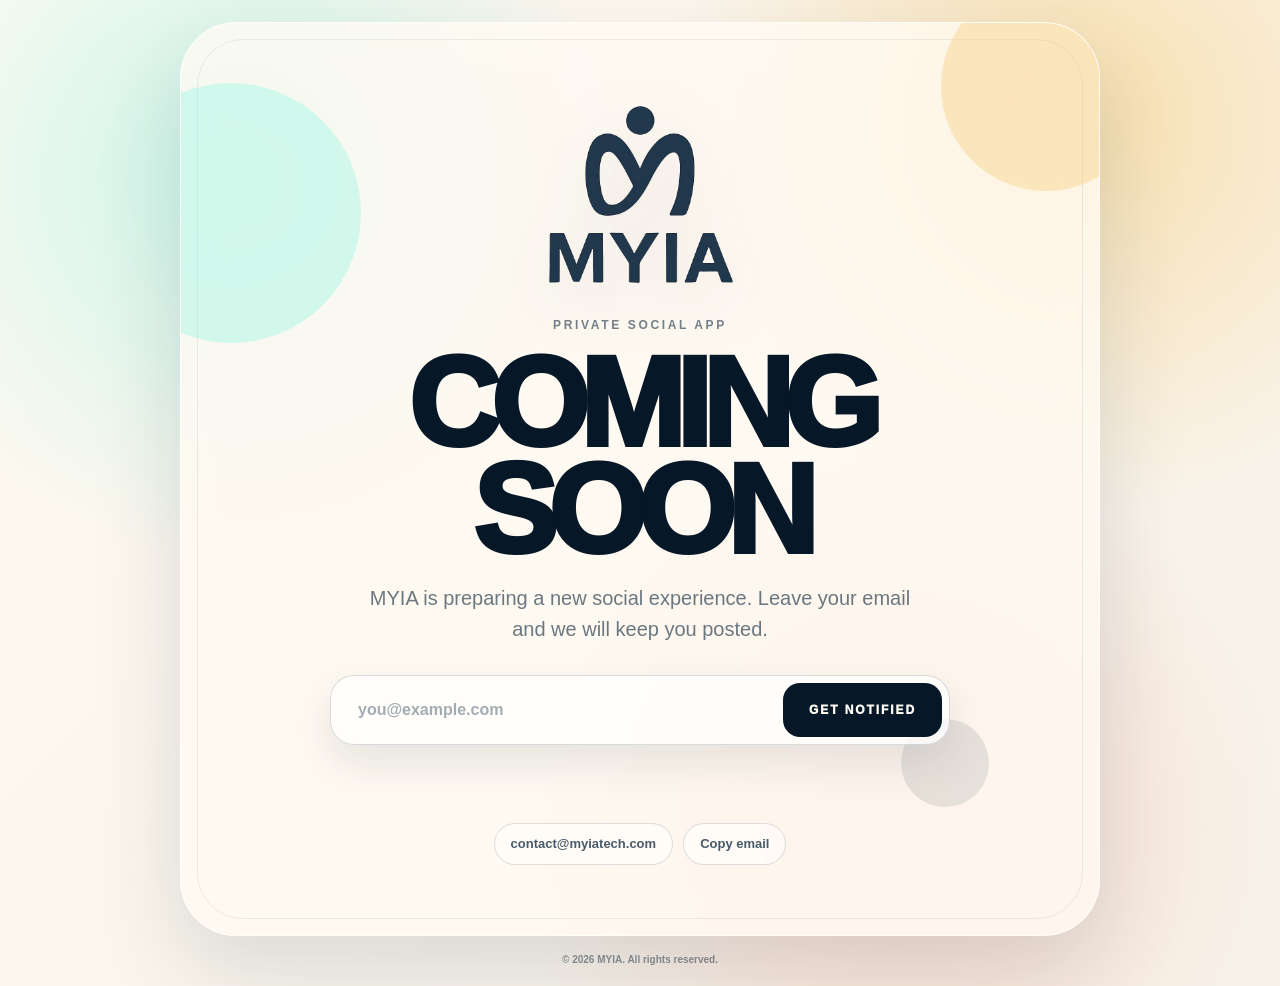
<file: index.html>
<!doctype html>
<html lang="en">
  <head>
    <meta charset="utf-8" />
    <meta name="viewport" content="width=device-width, initial-scale=1" />
    <meta name="color-scheme" content="light" />

    <title>Coming Soon</title>
    <meta name="robots" content="index,follow" />
    <link rel="canonical" href="https://myiatech.com/" />
    <meta
      name="description"
      content="MYIA is coming soon. Leave your email to get notified when we share updates."
    />

    <meta property="og:title" content="MYIA | Coming Soon" />
    <meta property="og:description" content="MYIA is coming soon. Join the early list." />
    <meta property="og:url" content="https://myiatech.com/" />
    <meta property="og:type" content="website" />
    <meta property="og:locale" content="en_US" />

    <meta name="twitter:card" content="summary" />
    <meta name="twitter:title" content="MYIA | Coming Soon" />
    <meta name="twitter:description" content="MYIA is coming soon. Join the early list." />

    <link rel="icon" href="/favicon-32.png?v=9" sizes="32x32" type="image/png" />
    <link rel="icon" href="/favicon-16.png?v=9" sizes="16x16" type="image/png" />
    <link rel="apple-touch-icon" href="/apple-touch-icon.png?v=9" sizes="180x180" />
    <link rel="manifest" href="/site.webmanifest" />
    <link rel="stylesheet" href="/styles.css" />

    <script type="application/ld+json">
      {
        "@context": "https://schema.org",
        "@type": "Organization",
        "name": "MYIA Tech",
        "url": "https://myiatech.com/",
        "email": "contact@myiatech.com"
      }
    </script>
  </head>
  <body>
    <main class="wrap">
      <section class="coming" aria-label="MYIA coming soon">
        <div class="shape shape--mint" aria-hidden="true"></div>
        <div class="shape shape--gold" aria-hidden="true"></div>
        <div class="shape shape--navy" aria-hidden="true"></div>

        <img class="logo" src="/myia-logo-transparent.png" alt="MYIA" width="220" height="213" />

        <p class="kicker">Private social app</p>
        <h1 class="headline">Coming soon</h1>
        <p class="subhead">
          MYIA is preparing a new social experience. Leave your email and we will keep you posted.
        </p>

        <div class="notify" id="notify">
          <form
            class="form"
            name="notify"
            method="POST"
            action="https://formspree.io/f/mjgewren"
            novalidate
          >
            <input
              type="hidden"
              name="message"
              value="I'd like to be notified when you have news about the MYIA project."
            />
            <input class="honeypot" type="text" name="_gotcha" tabindex="-1" autocomplete="off" />

            <label class="sr-only" for="email">Email</label>
            <div class="form__row">
              <input
                id="email"
                name="email"
                class="form__input"
                type="email"
                autocomplete="email"
                placeholder="you@example.com"
                inputmode="email"
                aria-describedby="email-msg"
                required
              />
              <button class="form__btn" type="submit">Get notified</button>
            </div>
            <p class="fieldMsg" id="email-msg" aria-live="polite"></p>
            <p class="form__status" role="status" aria-live="polite"></p>
          </form>
        </div>

        <div class="contact">
          <a href="mailto:contact@myiatech.com?subject=MYIA%20Tech%20-%20Hello">contact@myiatech.com</a>
          <button type="button" data-copy="contact@myiatech.com">Copy email</button>
        </div>
      </section>

      <footer class="footer">
        <small>© <span id="year"></span> MYIA. All rights reserved.</small>
      </footer>
    </main>

    <script src="/script.js" defer></script>
  </body>
</html>
</file>
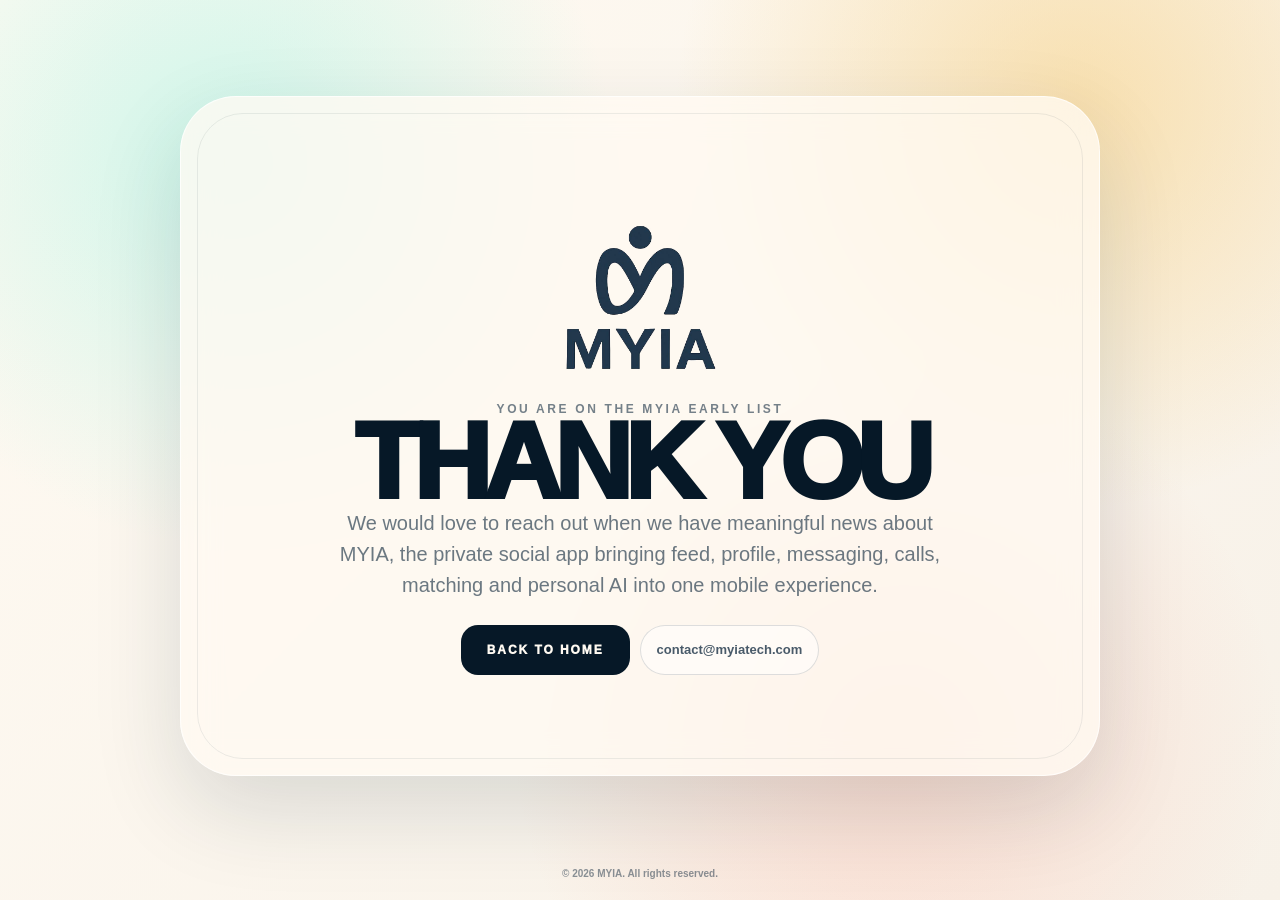
<file: thanks/index.html>
<!doctype html>
<html lang="en">
  <head>
    <meta charset="utf-8" />
    <meta name="viewport" content="width=device-width, initial-scale=1" />
    <meta name="color-scheme" content="light" />
    <title>Thank You</title>
    <meta name="robots" content="noindex" />
    <link rel="canonical" href="https://myiatech.com/thanks/" />
    <link rel="icon" href="/favicon-32.png?v=9" sizes="32x32" type="image/png" />
    <link rel="icon" href="/favicon-16.png?v=9" sizes="16x16" type="image/png" />
    <link rel="apple-touch-icon" href="/apple-touch-icon.png?v=9" sizes="180x180" />
    <link rel="stylesheet" href="/styles.css" />
  </head>
  <body>
    <main class="wrap wrap--thanks">
      <section class="coming coming--thanks" aria-label="Thank you">
        <div class="ambient" aria-hidden="true">
          <span class="glow glow--a"></span>
          <span class="glow glow--b"></span>
          <span class="line line--a"></span>
        </div>

        <div class="thankCard">
          <img class="thankLogo" src="/myia-logo-transparent.png" alt="MYIA" width="164" height="164" />
          <p class="kicker">You are on the MYIA early list</p>
          <h1 class="headline headline--thanks">Thank <span>you</span></h1>
          <p class="subhead subhead--thanks">
            We would love to reach out when we have meaningful news about MYIA,
            the private social app bringing feed, profile, messaging, calls,
            matching and personal AI into one mobile experience.
          </p>

          <div class="thankActions">
            <a class="form__btn form__btn--link" href="/">Back to home</a>
            <a
              class="ctaLink ctaLink--email"
              href="mailto:contact@myiatech.com?subject=MYIA%20Tech%20-%20Hello"
              >contact@myiatech.com</a
            >
          </div>
        </div>
      </section>

      <footer class="footer">
        <small>© <span id="year"></span> MYIA. All rights reserved.</small>
      </footer>
    </main>

    <script src="/script.js" defer></script>
  </body>
</html>
</file>
<file: styles.css>
:root {
  --navy: #10283c;
  --deep: #061827;
  --muted: rgba(16, 40, 60, 0.62);
  --cream: #fffaf2;
  --mint: #9af3e2;
  --gold: #f5ca72;
  --coral: #ff876f;
  --line: rgba(16, 40, 60, 0.14);
  --sans: "Avenir Next", Avenir, "Gill Sans", "Trebuchet MS", sans-serif;
}

* { box-sizing: border-box; }
html, body { min-height: 100%; }
html { -webkit-text-size-adjust: 100%; text-size-adjust: 100%; }
body {
  margin: 0;
  color: var(--navy);
  font-family: var(--sans);
  background:
    radial-gradient(circle at 18% 18%, rgba(154, 243, 226, 0.48), transparent 24rem),
    radial-gradient(circle at 84% 12%, rgba(245, 202, 114, 0.5), transparent 25rem),
    radial-gradient(circle at 70% 82%, rgba(255, 135, 111, 0.22), transparent 24rem),
    linear-gradient(135deg, #fffaf2 0%, #f7f1e8 100%);
  overflow-x: hidden;
}

body::after {
  content: "";
  position: fixed;
  inset: 0;
  pointer-events: none;
  opacity: 0.08;
  background-image: linear-gradient(rgba(16,40,60,.08) 1px, transparent 1px), linear-gradient(90deg, rgba(16,40,60,.08) 1px, transparent 1px);
  background-size: 44px 44px;
  mask-image: radial-gradient(circle at center, black, transparent 72%);
}

.sr-only {
  position: absolute;
  width: 1px;
  height: 1px;
  padding: 0;
  margin: -1px;
  overflow: hidden;
  clip: rect(0, 0, 0, 0);
  white-space: nowrap;
  border: 0;
}

.wrap {
  position: relative;
  z-index: 1;
  min-height: 100svh;
  display: grid;
  grid-template-rows: 1fr auto;
  place-items: center;
  padding: calc(22px + env(safe-area-inset-top)) calc(16px + env(safe-area-inset-left)) calc(20px + env(safe-area-inset-bottom)) calc(16px + env(safe-area-inset-right));
}

.coming {
  position: relative;
  width: min(100%, 920px);
  min-height: min(720px, calc(100svh - 100px));
  display: grid;
  justify-items: center;
  align-content: center;
  gap: 18px;
  padding: clamp(30px, 6vw, 70px);
  border: 1px solid rgba(255,255,255,.72);
  border-radius: clamp(28px, 5vw, 56px);
  background: rgba(255, 250, 242, 0.78);
  box-shadow: 0 34px 90px rgba(16, 40, 60, 0.14);
  backdrop-filter: blur(18px);
  overflow: hidden;
  animation: rise 700ms cubic-bezier(.2,.8,.2,1) both;
}

.coming::before {
  content: "";
  position: absolute;
  inset: 16px;
  border: 1px solid rgba(16,40,60,.08);
  border-radius: calc(clamp(28px, 5vw, 56px) - 10px);
  pointer-events: none;
}

.shape {
  position: absolute;
  border-radius: 999px;
  filter: blur(0.2px);
  opacity: 0.9;
  animation: float 8s ease-in-out infinite;
}
.shape--mint { width: 260px; height: 260px; left: -80px; top: 60px; background: rgba(154, 243, 226, 0.45); }
.shape--gold { width: 210px; height: 210px; right: -52px; top: -42px; background: rgba(245, 202, 114, 0.42); animation-delay: -2s; }
.shape--navy { width: 88px; height: 88px; right: 12%; bottom: 14%; background: rgba(16, 40, 60, 0.11); animation-delay: -4s; }

.logo {
  position: relative;
  z-index: 1;
  width: clamp(138px, 18vw, 210px);
  height: auto;
  object-fit: contain;
  filter: drop-shadow(0 18px 35px rgba(16,40,60,.1));
}

.kicker {
  position: relative;
  z-index: 1;
  margin: 4px 0 0;
  color: rgba(16, 40, 60, 0.58);
  font-size: 12px;
  font-weight: 900;
  letter-spacing: .22em;
  text-transform: uppercase;
}

.headline {
  position: relative;
  z-index: 1;
  margin: 0;
  color: var(--deep);
  font-size: clamp(56px, 11vw, 126px);
  font-weight: 950;
  letter-spacing: -0.07em;
  line-height: .85;
  text-align: center;
  text-transform: uppercase;
}

.subhead {
  position: relative;
  z-index: 1;
  max-width: 560px;
  margin: 0;
  color: var(--muted);
  font-size: clamp(16px, 2vw, 20px);
  line-height: 1.55;
  text-align: center;
}

.notify {
  position: relative;
  z-index: 1;
  width: min(100%, 620px);
  margin-top: 12px;
}
.form { margin: 0; }
.honeypot { display: none !important; }
.form__row {
  display: grid;
  grid-template-columns: 1fr auto;
  padding: 7px;
  border: 1px solid rgba(16,40,60,.16);
  border-radius: 24px;
  background: rgba(255,255,255,.76);
  box-shadow: 0 18px 42px rgba(16,40,60,.1);
  overflow: hidden;
  transition: box-shadow 160ms ease, border-color 160ms ease, transform 160ms ease;
}
.form__row:focus-within {
  border-color: rgba(16,40,60,.42);
  box-shadow: 0 22px 58px rgba(16,40,60,.14), 0 0 0 6px rgba(154,243,226,.22);
  transform: translateY(-1px);
}
.form__row[data-state="error"] {
  border-color: rgba(180, 40, 40, .58);
  box-shadow: 0 18px 42px rgba(180,40,40,.12), 0 0 0 5px rgba(180,40,40,.08);
}
.form__input {
  min-width: 0;
  border: 0;
  outline: 0;
  background: transparent;
  color: var(--deep);
  padding: 18px 20px;
  font: inherit;
  font-size: 16px;
  font-weight: 750;
}
.form__input::placeholder { color: rgba(16,40,60,.38); }
.form__btn {
  border: 0;
  border-radius: 17px;
  background: var(--deep);
  color: #fffaf2;
  padding: 0 26px;
  font: inherit;
  font-size: 12px;
  font-weight: 950;
  letter-spacing: .16em;
  text-transform: uppercase;
  cursor: pointer;
  transition: transform 160ms ease, background 160ms ease, opacity 160ms ease;
}
.form__btn:hover { transform: translateY(-1px); background: #14344c; }
.form__btn:disabled { cursor: not-allowed; opacity: .62; transform: none; }
.form__btn--link { display: inline-flex; align-items: center; justify-content: center; min-height: 50px; text-decoration: none; }
.fieldMsg,
.form__status {
  min-height: 18px;
  margin: 10px 4px 0;
  color: rgba(16,40,60,.56);
  font-size: 13px;
  font-weight: 750;
  line-height: 1.45;
}
.fieldMsg.is-error,
.form__status.is-error { color: #a82727; }

.contact,
.thankActions {
  position: relative;
  z-index: 1;
  display: flex;
  flex-wrap: wrap;
  justify-content: center;
  gap: 10px;
  margin-top: 4px;
}
.contact a,
.contact button,
.ctaLink {
  display: inline-flex;
  min-height: 42px;
  align-items: center;
  justify-content: center;
  padding: 0 16px;
  border: 1px solid rgba(16,40,60,.14);
  border-radius: 999px;
  background: rgba(255,255,255,.52);
  color: rgba(16,40,60,.76);
  font: inherit;
  font-size: 13px;
  font-weight: 800;
  text-decoration: none;
  cursor: pointer;
}
.contact a:hover,
.contact button:hover,
.ctaLink:hover { color: var(--deep); border-color: rgba(16,40,60,.32); }

.footer {
  padding-top: 16px;
  color: rgba(16,40,60,.48);
  font-size: 12px;
  font-weight: 700;
  text-align: center;
}

.wrap--thanks { grid-template-rows: 1fr auto; }
.coming--thanks { min-height: min(680px, calc(100svh - 100px)); }
.thankCard { position: relative; z-index: 1; display: grid; justify-items: center; text-align: center; }
.thankLogo { width: clamp(120px, 18vw, 170px); height: auto; margin-bottom: 18px; }
.headline--thanks { font-size: clamp(54px, 10vw, 108px); }
.subhead--thanks { max-width: 620px; margin: 0; }
.thankActions { margin-top: 24px; }

@keyframes rise { from { opacity: 0; transform: translateY(14px) scale(.99); } to { opacity: 1; transform: translateY(0) scale(1); } }
@keyframes float { 50% { transform: translate3d(0, -14px, 0) scale(1.04); } }

@media (max-width: 680px) {
  .coming { min-height: auto; padding: 28px 18px; border-radius: 34px; }
  .coming::before { inset: 10px; }
  .form__row { grid-template-columns: 1fr; gap: 8px; }
  .form__btn { min-height: 56px; }
  .contact, .thankActions { align-items: stretch; width: 100%; }
  .contact a, .contact button, .ctaLink, .form__btn--link { width: 100%; }
}

@media (max-width: 420px) {
  .headline { font-size: clamp(46px, 16vw, 64px); }
  .subhead { font-size: 15px; }
  .kicker { font-size: 10px; }
}

@media (prefers-reduced-motion: reduce) {
  *, *::before, *::after {
    animation-duration: 1ms !important;
    animation-iteration-count: 1 !important;
    scroll-behavior: auto !important;
    transition-duration: 1ms !important;
  }
}
</file>
